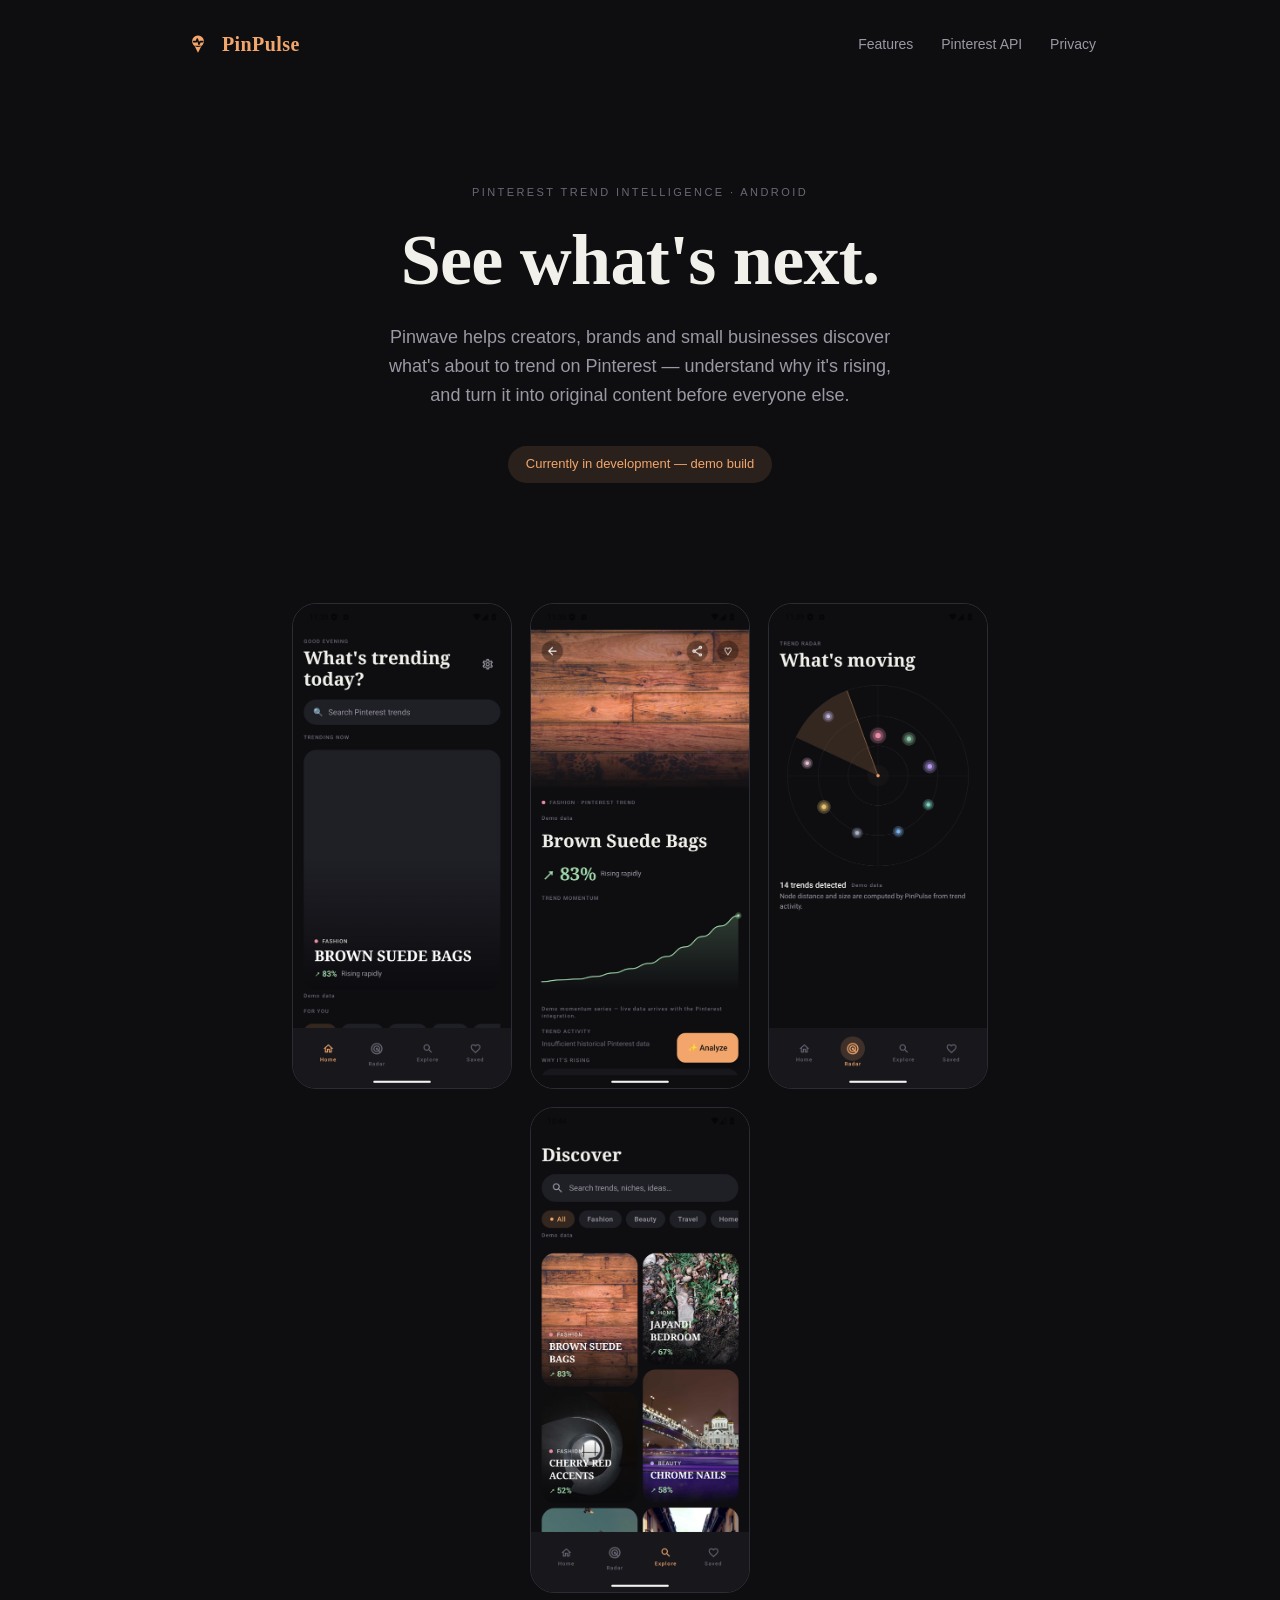
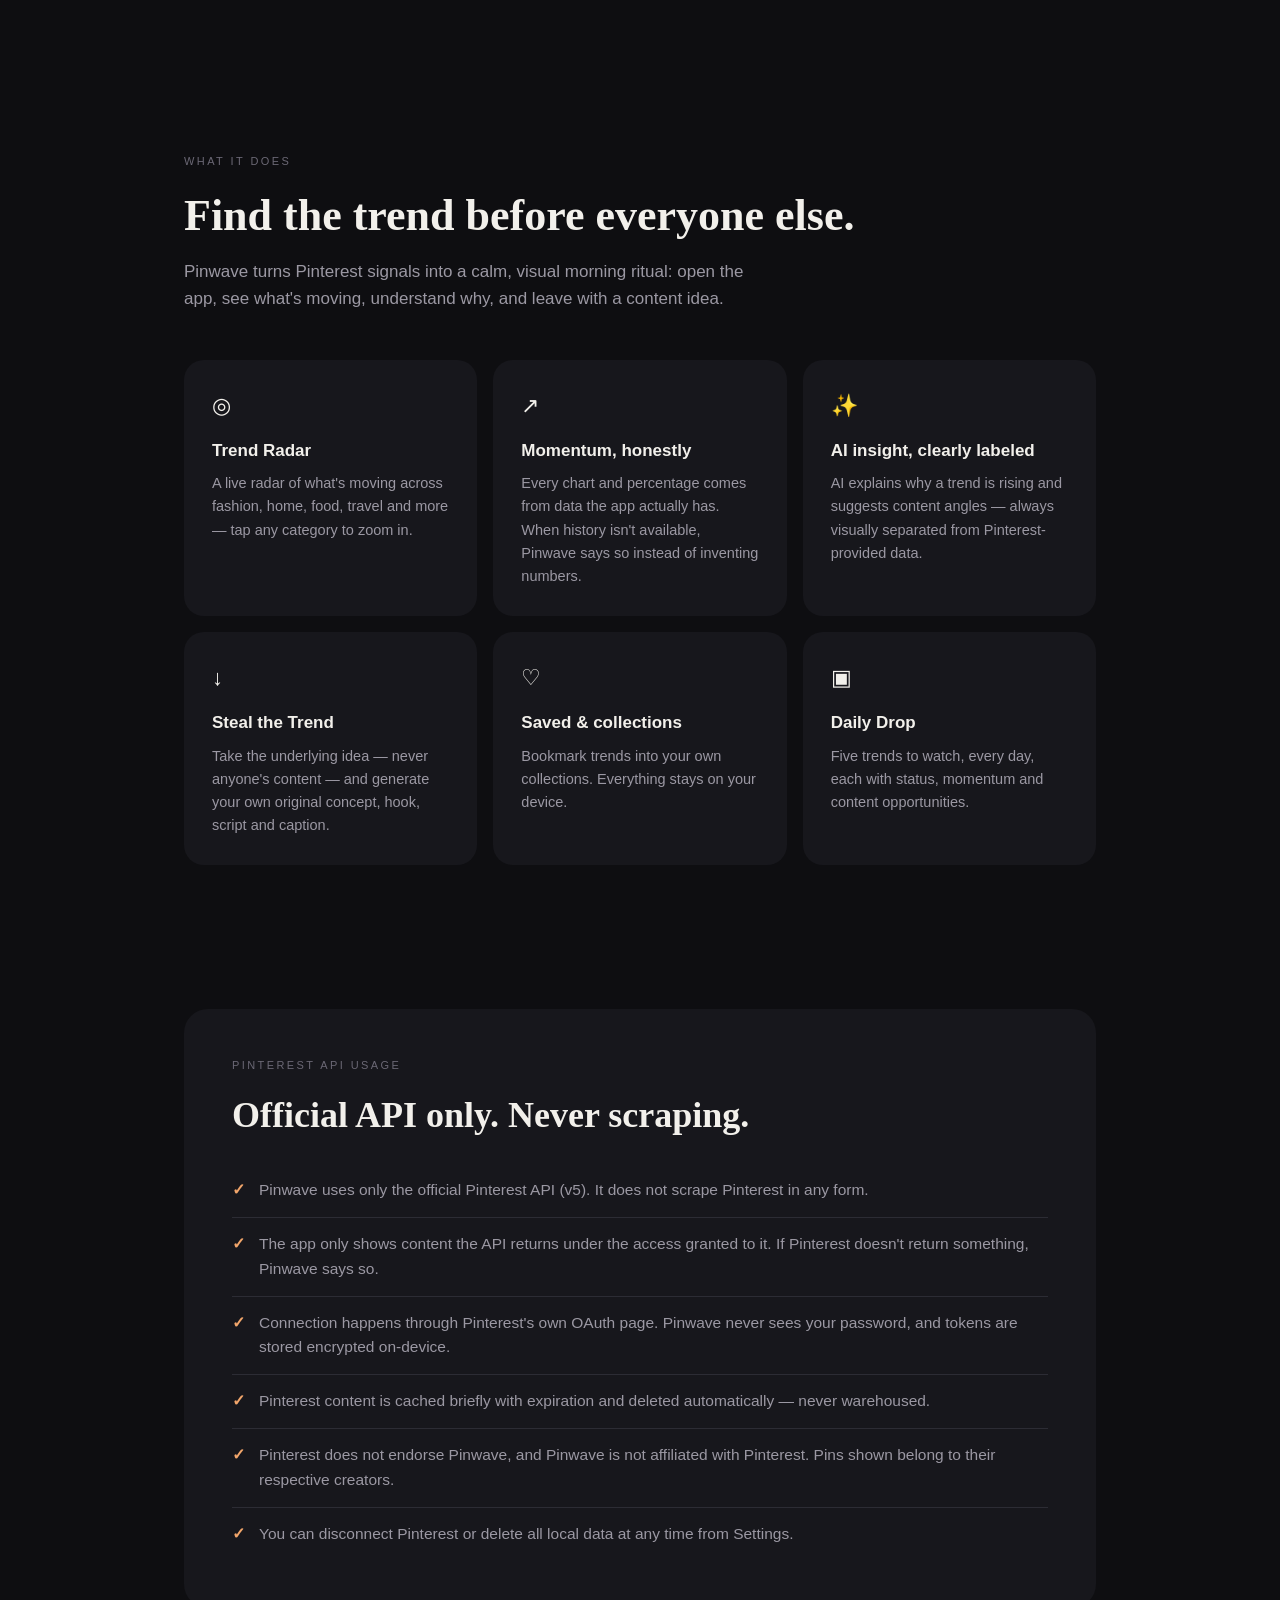
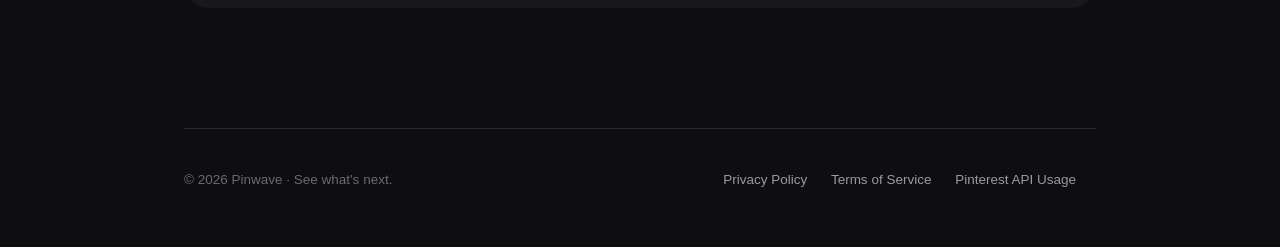
<file: docs/index.html>
<!DOCTYPE html>
<html lang="en">
<head>
  <meta charset="UTF-8" />
  <meta name="viewport" content="width=device-width, initial-scale=1.0" />
  <title>Pinwave — See what's next.</title>
  <meta name="description" content="Pinwave is a Pinterest trend intelligence app for creators. Discover what's about to trend, understand why, and turn it into content — powered only by the official Pinterest API." />
  <link rel="stylesheet" href="styles.css" />
  <link rel="icon" type="image/svg+xml" href="assets/logo.svg" />
  <link rel="icon" type="image/png" sizes="32x32" href="assets/favicon-32.png" />
  <link rel="apple-touch-icon" href="assets/apple-touch-icon.png" />
</head>
<body>
  <div class="wrap">
    <nav>
      <a class="logo" href="index.html"><img src="assets/logo.svg" alt="Pinwave logo" /><span>Pin<span>Pulse</span></span></a>
      <div class="links">
        <a href="#features">Features</a>
        <a href="#compliance">Pinterest API</a>
        <a href="privacy.html">Privacy</a>
      </div>
    </nav>

    <header class="hero">
      <div class="overline">Pinterest trend intelligence · Android</div>
      <h1>See what's next.</h1>
      <p class="sub">
        Pinwave helps creators, brands and small businesses discover what's about
        to trend on Pinterest — understand why it's rising, and turn it into
        original content before everyone else.
      </p>
      <span class="badge">Currently in development — demo build</span>
    </header>

    <div class="shots">
      <img src="assets/home.png" alt="Pinwave home screen showing trending topics" loading="lazy" />
      <img src="assets/trend.png" alt="Trend detail with momentum chart" loading="lazy" />
      <img src="assets/radar.png" alt="Trend radar interface" loading="lazy" />
      <img src="assets/explore2.png" alt="Trend discovery grid" loading="lazy" />
    </div>

    <section id="features">
      <div class="overline">What it does</div>
      <h2>Find the trend before everyone else.</h2>
      <p class="lead">
        Pinwave turns Pinterest signals into a calm, visual morning ritual:
        open the app, see what's moving, understand why, and leave with a
        content idea.
      </p>
      <div class="features">
        <div class="card">
          <div class="glyph">◎</div>
          <h3>Trend Radar</h3>
          <p>A live radar of what's moving across fashion, home, food, travel and more — tap any category to zoom in.</p>
        </div>
        <div class="card">
          <div class="glyph">↗</div>
          <h3>Momentum, honestly</h3>
          <p>Every chart and percentage comes from data the app actually has. When history isn't available, Pinwave says so instead of inventing numbers.</p>
        </div>
        <div class="card">
          <div class="glyph">✨</div>
          <h3>AI insight, clearly labeled</h3>
          <p>AI explains why a trend is rising and suggests content angles — always visually separated from Pinterest-provided data.</p>
        </div>
        <div class="card">
          <div class="glyph">↓</div>
          <h3>Steal the Trend</h3>
          <p>Take the underlying idea — never anyone's content — and generate your own original concept, hook, script and caption.</p>
        </div>
        <div class="card">
          <div class="glyph">♡</div>
          <h3>Saved &amp; collections</h3>
          <p>Bookmark trends into your own collections. Everything stays on your device.</p>
        </div>
        <div class="card">
          <div class="glyph">▣</div>
          <h3>Daily Drop</h3>
          <p>Five trends to watch, every day, each with status, momentum and content opportunities.</p>
        </div>
      </div>
    </section>

    <section id="compliance">
      <div class="compliance">
        <div class="overline">Pinterest API usage</div>
        <h2>Official API only. Never scraping.</h2>
        <ul>
          <li>Pinwave uses only the official Pinterest API (v5). It does not scrape Pinterest in any form.</li>
          <li>The app only shows content the API returns under the access granted to it. If Pinterest doesn't return something, Pinwave says so.</li>
          <li>Connection happens through Pinterest's own OAuth page. Pinwave never sees your password, and tokens are stored encrypted on-device.</li>
          <li>Pinterest content is cached briefly with expiration and deleted automatically — never warehoused.</li>
          <li>Pinterest does not endorse Pinwave, and Pinwave is not affiliated with Pinterest. Pins shown belong to their respective creators.</li>
          <li>You can disconnect Pinterest or delete all local data at any time from Settings.</li>
        </ul>
      </div>
    </section>

    <footer>
      <div>© 2026 Pinwave · See what's next.</div>
      <div>
        <a href="privacy.html">Privacy Policy</a>
        <a href="terms.html">Terms of Service</a>
        <a href="pinterest-api.html">Pinterest API Usage</a>
      </div>
    </footer>
  </div>
</body>
</html>
</file>
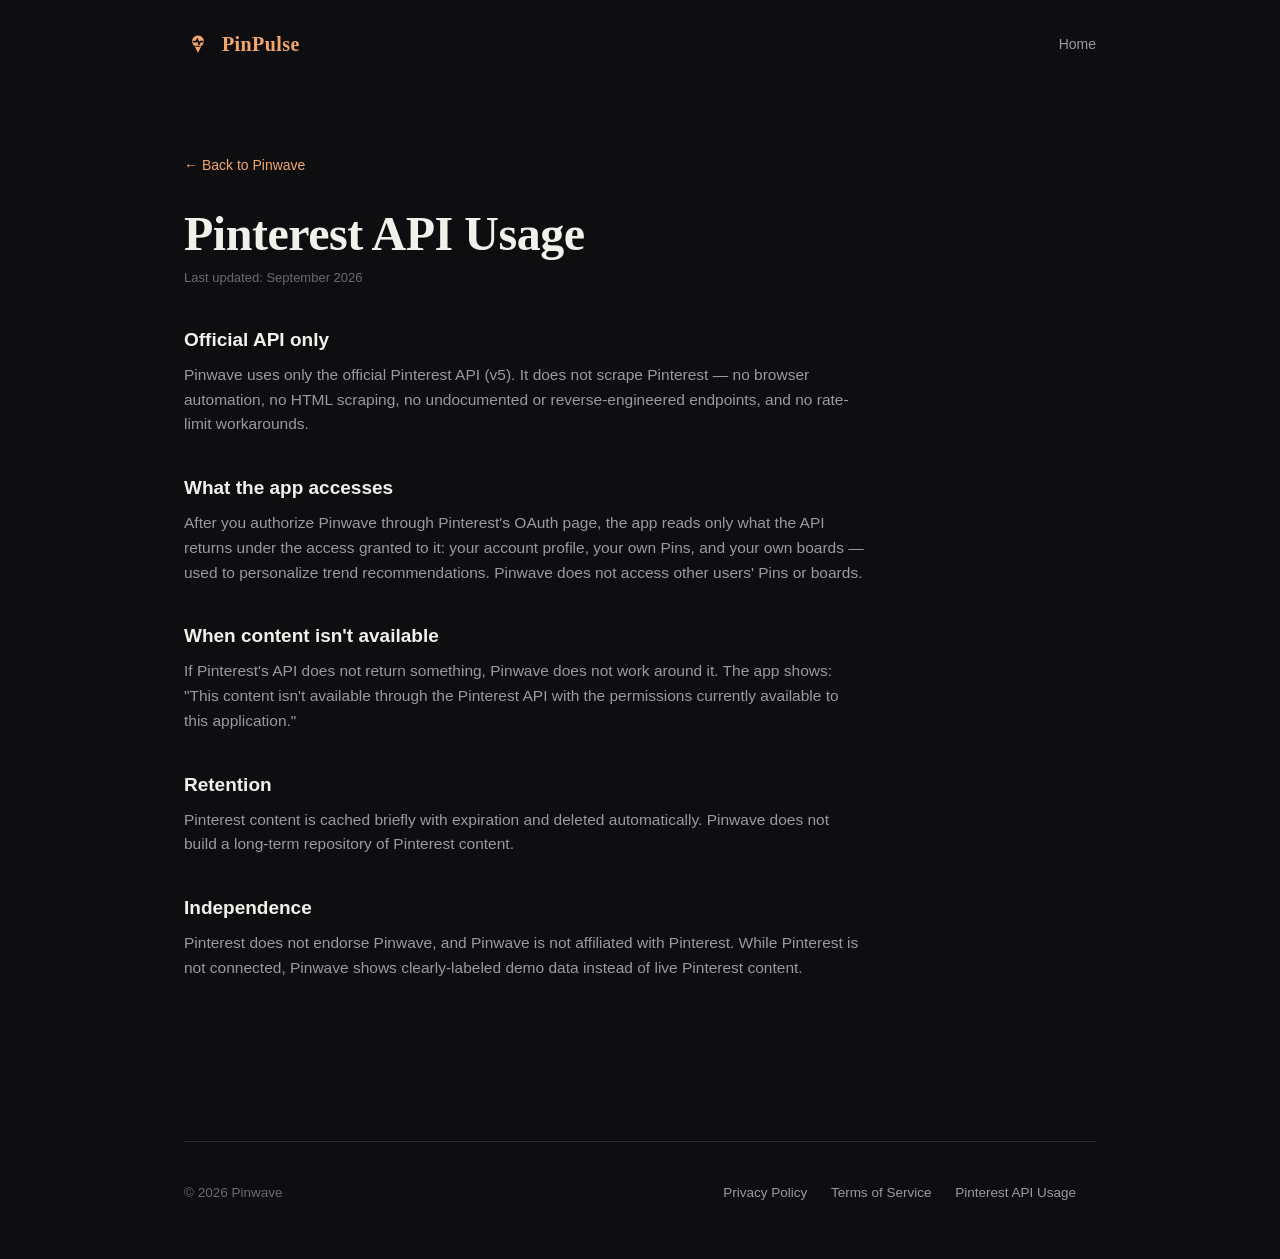
<file: docs/pinterest-api.html>
<!DOCTYPE html>
<html lang="en">
<head>
  <meta charset="UTF-8" />
  <meta name="viewport" content="width=device-width, initial-scale=1.0" />
  <title>Pinterest API Usage — Pinwave</title>
  <link rel="stylesheet" href="styles.css" />
  <link rel="icon" type="image/svg+xml" href="assets/logo.svg" />
  <link rel="icon" type="image/png" sizes="32x32" href="assets/favicon-32.png" />
</head>
<body>
  <div class="wrap">
    <nav>
      <a class="logo" href="index.html"><img src="assets/logo.svg" alt="Pinwave logo" /><span>Pin<span>Pulse</span></span></a>
      <div class="links"><a href="index.html">Home</a></div>
    </nav>

    <main class="legal">
      <a class="back" href="index.html">← Back to Pinwave</a>
      <h1>Pinterest API Usage</h1>
      <span class="updated">Last updated: September 2026</span>

      <h2>Official API only</h2>
      <p>
        Pinwave uses only the official Pinterest API (v5). It does not scrape
        Pinterest — no browser automation, no HTML scraping, no undocumented or
        reverse-engineered endpoints, and no rate-limit workarounds.
      </p>

      <h2>What the app accesses</h2>
      <p>
        After you authorize Pinwave through Pinterest's OAuth page, the app reads
        only what the API returns under the access granted to it: your account
        profile, your own Pins, and your own boards — used to personalize trend
        recommendations. Pinwave does not access other users' Pins or boards.
      </p>

      <h2>When content isn't available</h2>
      <p>
        If Pinterest's API does not return something, Pinwave does not work around
        it. The app shows: "This content isn't available through the Pinterest API
        with the permissions currently available to this application."
      </p>

      <h2>Retention</h2>
      <p>
        Pinterest content is cached briefly with expiration and deleted
        automatically. Pinwave does not build a long-term repository of Pinterest
        content.
      </p>

      <h2>Independence</h2>
      <p>
        Pinterest does not endorse Pinwave, and Pinwave is not affiliated with
        Pinterest. While Pinterest is not connected, Pinwave shows clearly-labeled
        demo data instead of live Pinterest content.
      </p>
    </main>

    <footer>
      <div>© 2026 Pinwave</div>
      <div>
        <a href="privacy.html">Privacy Policy</a>
        <a href="terms.html">Terms of Service</a>
        <a href="pinterest-api.html">Pinterest API Usage</a>
      </div>
    </footer>
  </div>
</body>
</html>
</file>
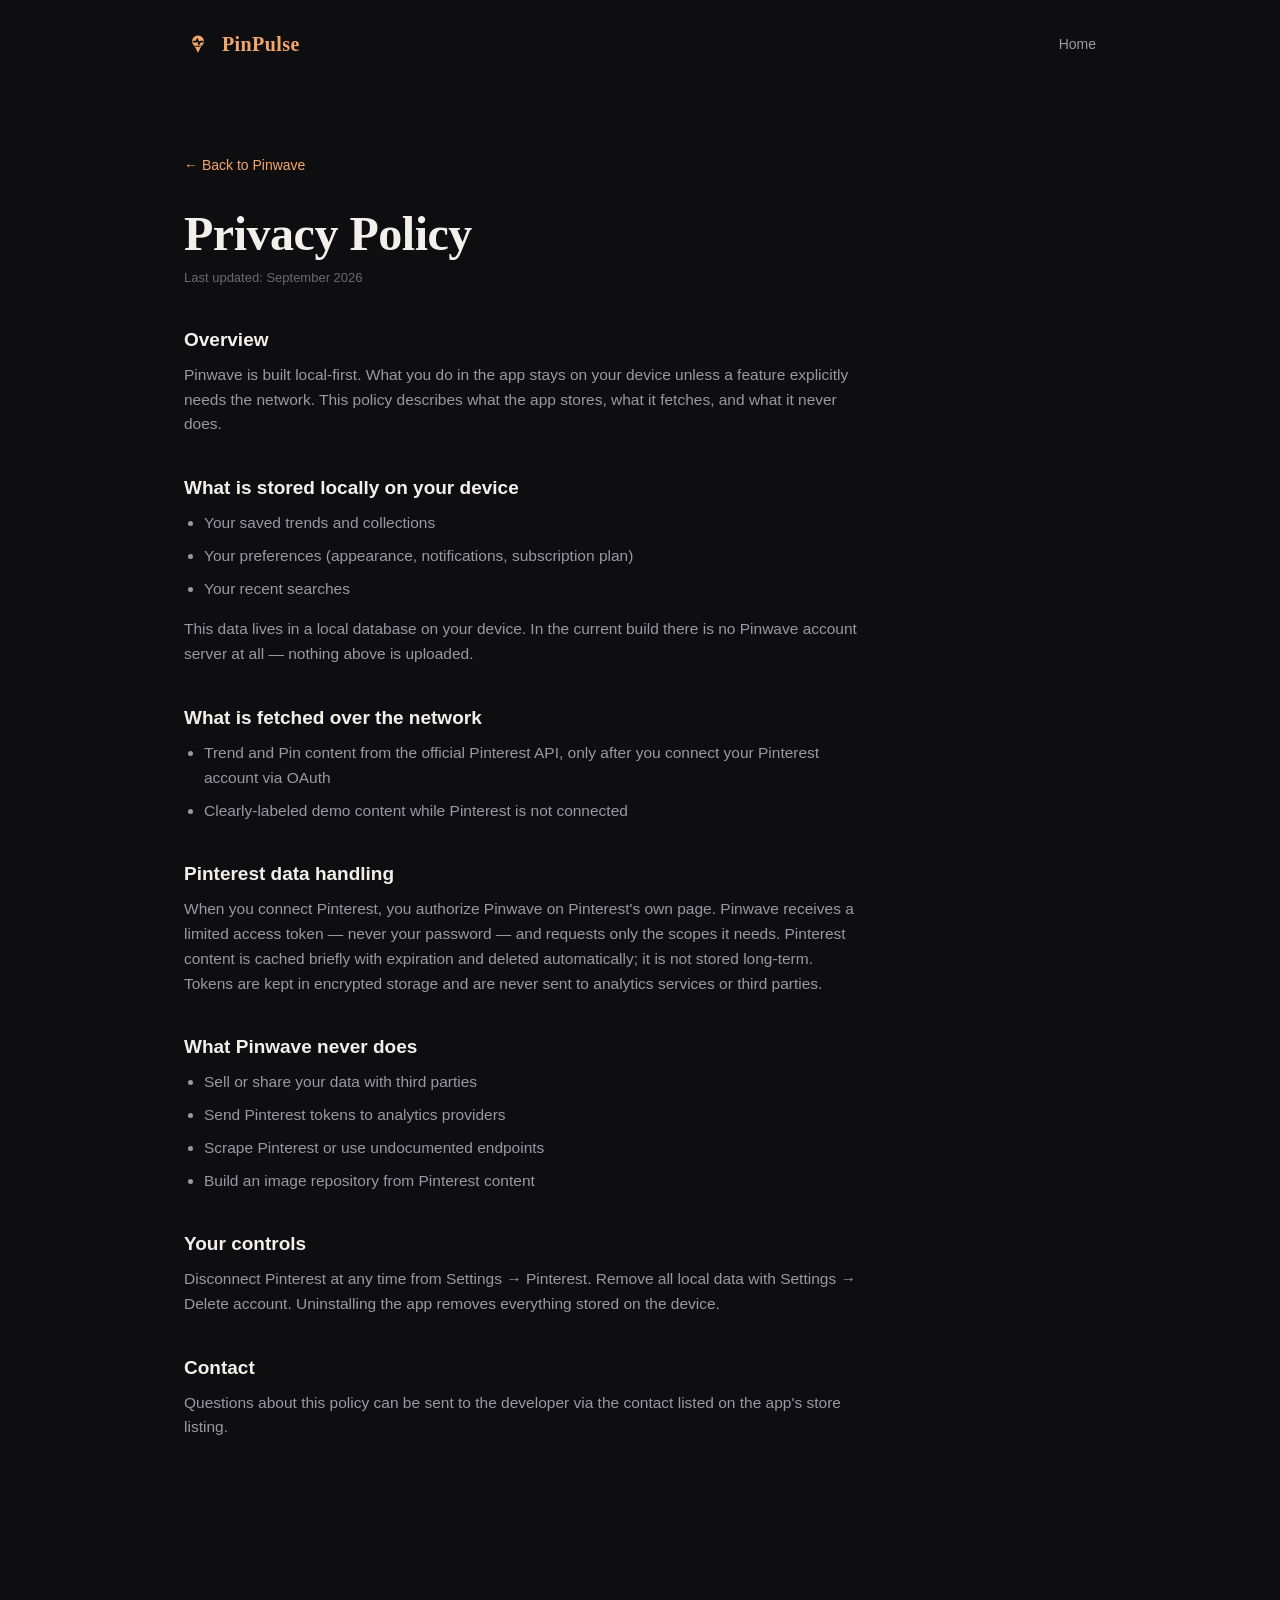
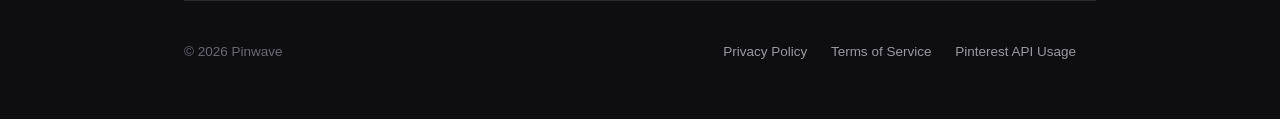
<file: docs/privacy.html>
<!DOCTYPE html>
<html lang="en">
<head>
  <meta charset="UTF-8" />
  <meta name="viewport" content="width=device-width, initial-scale=1.0" />
  <title>Privacy Policy — Pinwave</title>
  <link rel="stylesheet" href="styles.css" />
  <link rel="icon" type="image/svg+xml" href="assets/logo.svg" />
  <link rel="icon" type="image/png" sizes="32x32" href="assets/favicon-32.png" />
</head>
<body>
  <div class="wrap">
    <nav>
      <a class="logo" href="index.html"><img src="assets/logo.svg" alt="Pinwave logo" /><span>Pin<span>Pulse</span></span></a>
      <div class="links"><a href="index.html">Home</a></div>
    </nav>

    <main class="legal">
      <a class="back" href="index.html">← Back to Pinwave</a>
      <h1>Privacy Policy</h1>
      <span class="updated">Last updated: September 2026</span>

      <h2>Overview</h2>
      <p>
        Pinwave is built local-first. What you do in the app stays on your device
        unless a feature explicitly needs the network. This policy describes what
        the app stores, what it fetches, and what it never does.
      </p>

      <h2>What is stored locally on your device</h2>
      <ul>
        <li>Your saved trends and collections</li>
        <li>Your preferences (appearance, notifications, subscription plan)</li>
        <li>Your recent searches</li>
      </ul>
      <p>
        This data lives in a local database on your device. In the current build
        there is no Pinwave account server at all — nothing above is uploaded.
      </p>

      <h2>What is fetched over the network</h2>
      <ul>
        <li>Trend and Pin content from the official Pinterest API, only after you connect your Pinterest account via OAuth</li>
        <li>Clearly-labeled demo content while Pinterest is not connected</li>
      </ul>

      <h2>Pinterest data handling</h2>
      <p>
        When you connect Pinterest, you authorize Pinwave on Pinterest's own page.
        Pinwave receives a limited access token — never your password — and requests
        only the scopes it needs. Pinterest content is cached briefly with expiration
        and deleted automatically; it is not stored long-term. Tokens are kept in
        encrypted storage and are never sent to analytics services or third parties.
      </p>

      <h2>What Pinwave never does</h2>
      <ul>
        <li>Sell or share your data with third parties</li>
        <li>Send Pinterest tokens to analytics providers</li>
        <li>Scrape Pinterest or use undocumented endpoints</li>
        <li>Build an image repository from Pinterest content</li>
      </ul>

      <h2>Your controls</h2>
      <p>
        Disconnect Pinterest at any time from Settings → Pinterest. Remove all local
        data with Settings → Delete account. Uninstalling the app removes everything
        stored on the device.
      </p>

      <h2>Contact</h2>
      <p>
        Questions about this policy can be sent to the developer via the contact
        listed on the app's store listing.
      </p>
    </main>

    <footer>
      <div>© 2026 Pinwave</div>
      <div>
        <a href="privacy.html">Privacy Policy</a>
        <a href="terms.html">Terms of Service</a>
        <a href="pinterest-api.html">Pinterest API Usage</a>
      </div>
    </footer>
  </div>
</body>
</html>
</file>
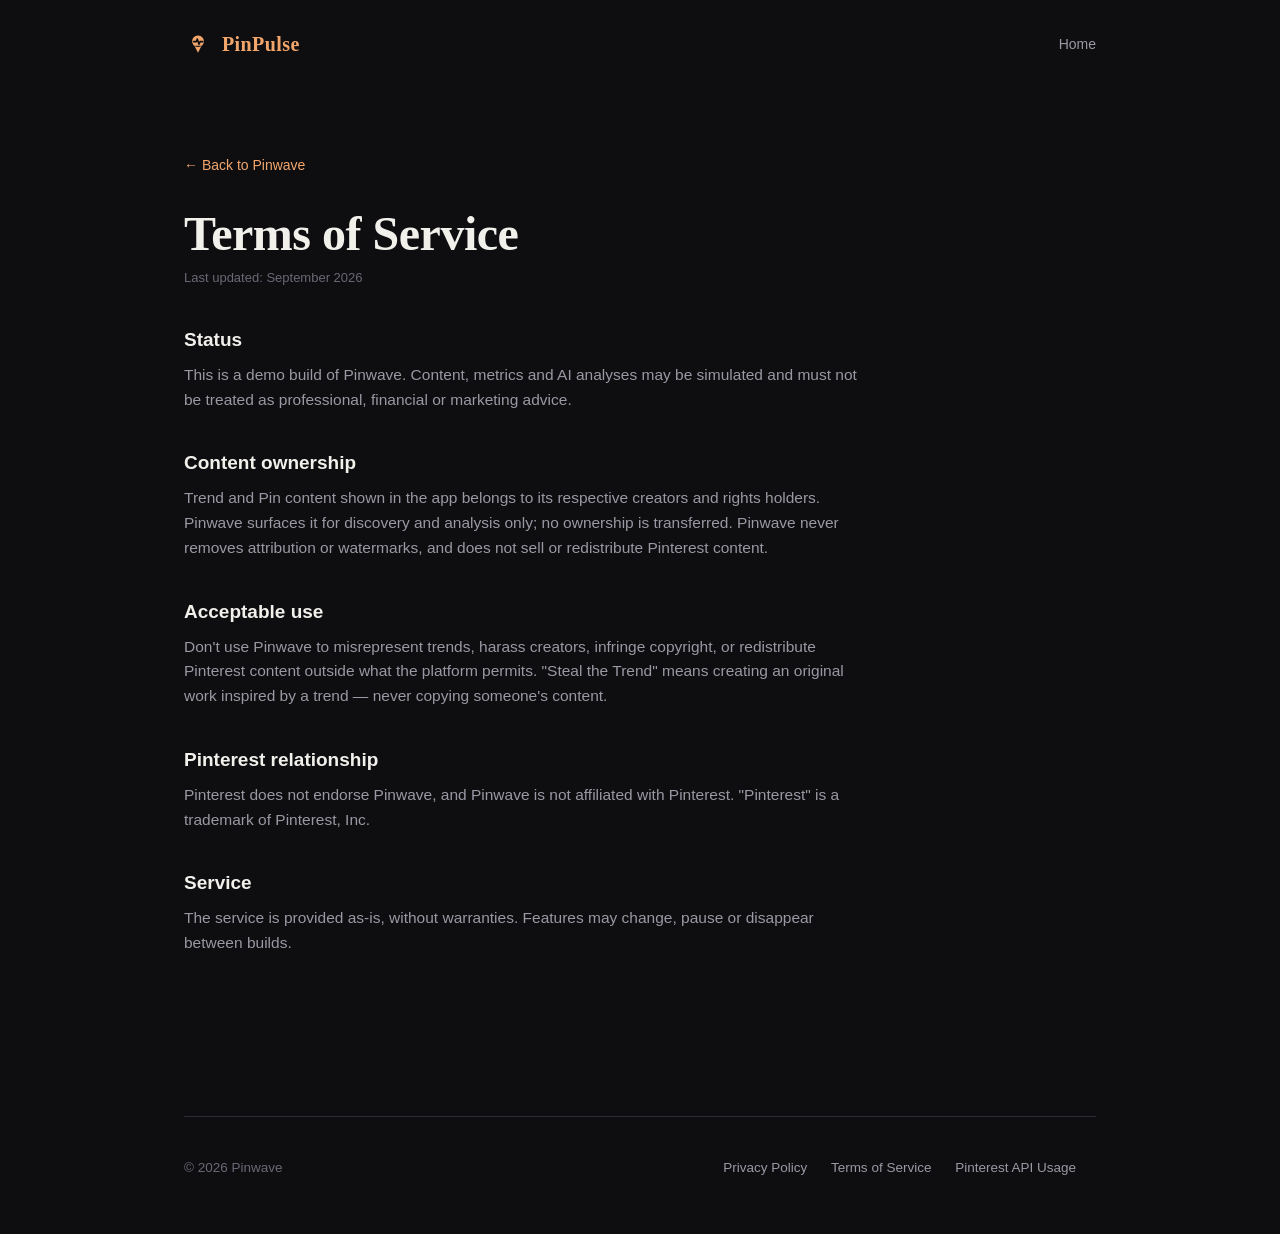
<file: docs/terms.html>
<!DOCTYPE html>
<html lang="en">
<head>
  <meta charset="UTF-8" />
  <meta name="viewport" content="width=device-width, initial-scale=1.0" />
  <title>Terms of Service — Pinwave</title>
  <link rel="stylesheet" href="styles.css" />
  <link rel="icon" type="image/svg+xml" href="assets/logo.svg" />
  <link rel="icon" type="image/png" sizes="32x32" href="assets/favicon-32.png" />
</head>
<body>
  <div class="wrap">
    <nav>
      <a class="logo" href="index.html"><img src="assets/logo.svg" alt="Pinwave logo" /><span>Pin<span>Pulse</span></span></a>
      <div class="links"><a href="index.html">Home</a></div>
    </nav>

    <main class="legal">
      <a class="back" href="index.html">← Back to Pinwave</a>
      <h1>Terms of Service</h1>
      <span class="updated">Last updated: September 2026</span>

      <h2>Status</h2>
      <p>
        This is a demo build of Pinwave. Content, metrics and AI analyses may be
        simulated and must not be treated as professional, financial or marketing
        advice.
      </p>

      <h2>Content ownership</h2>
      <p>
        Trend and Pin content shown in the app belongs to its respective creators
        and rights holders. Pinwave surfaces it for discovery and analysis only;
        no ownership is transferred. Pinwave never removes attribution or
        watermarks, and does not sell or redistribute Pinterest content.
      </p>

      <h2>Acceptable use</h2>
      <p>
        Don't use Pinwave to misrepresent trends, harass creators, infringe
        copyright, or redistribute Pinterest content outside what the platform
        permits. "Steal the Trend" means creating an original work inspired by a
        trend — never copying someone's content.
      </p>

      <h2>Pinterest relationship</h2>
      <p>
        Pinterest does not endorse Pinwave, and Pinwave is not affiliated with
        Pinterest. "Pinterest" is a trademark of Pinterest, Inc.
      </p>

      <h2>Service</h2>
      <p>
        The service is provided as-is, without warranties. Features may change,
        pause or disappear between builds.
      </p>
    </main>

    <footer>
      <div>© 2026 Pinwave</div>
      <div>
        <a href="privacy.html">Privacy Policy</a>
        <a href="terms.html">Terms of Service</a>
        <a href="pinterest-api.html">Pinterest API Usage</a>
      </div>
    </footer>
  </div>
</body>
</html>
</file>
<file: docs/styles.css>
:root {
  --bg: #0e0e11;
  --surface: #17171c;
  --surface-high: #1f1f26;
  --outline: #2c2c34;
  --text: #f2f0eb;
  --muted: #9b98a3;
  --faint: #6b6875;
  --accent: #f2a66b;
  --serif: "Iowan Old Style", "Palatino Linotype", Palatino, Georgia, serif;
  --sans: -apple-system, BlinkMacSystemFont, "Segoe UI", Roboto, Helvetica, Arial, sans-serif;
}

* { margin: 0; padding: 0; box-sizing: border-box; }

html { scroll-behavior: smooth; }

body {
  background: var(--bg);
  color: var(--text);
  font-family: var(--sans);
  font-size: 16px;
  line-height: 1.6;
  -webkit-font-smoothing: antialiased;
}

.wrap { max-width: 960px; margin: 0 auto; padding: 0 24px; }

nav {
  display: flex;
  justify-content: space-between;
  align-items: center;
  padding: 28px 0;
  font-size: 14px;
}

.logo {
  font-family: var(--serif);
  font-weight: 700;
  font-size: 20px;
  letter-spacing: 0.02em;
  color: var(--text);
  text-decoration: none;
  display: flex;
  align-items: center;
  gap: 10px;
}

.logo img {
  height: 28px;
  width: 28px;
  border-radius: 8px;
}

.logo span { color: var(--accent); }

nav .links a {
  color: var(--muted);
  text-decoration: none;
  margin-left: 24px;
  transition: color 0.2s;
}

nav .links a:hover { color: var(--text); }

.hero { padding: 96px 0 80px; text-align: center; }

.overline {
  font-size: 11px;
  letter-spacing: 0.22em;
  text-transform: uppercase;
  color: var(--faint);
  margin-bottom: 20px;
}

h1 {
  font-family: var(--serif);
  font-size: clamp(42px, 7vw, 72px);
  line-height: 1.08;
  font-weight: 700;
  letter-spacing: -0.01em;
}

.hero p.sub {
  margin: 24px auto 0;
  max-width: 520px;
  color: var(--muted);
  font-size: 18px;
}

.badge {
  display: inline-block;
  margin-top: 36px;
  padding: 8px 18px;
  border-radius: 999px;
  background: rgba(242, 166, 107, 0.12);
  color: var(--accent);
  font-size: 13px;
  font-weight: 500;
}

.shots {
  display: flex;
  gap: 18px;
  justify-content: center;
  padding: 40px 0 88px;
  flex-wrap: wrap;
}

.shots img {
  width: 220px;
  border-radius: 24px;
  border: 1px solid var(--outline);
  background: var(--surface);
  transition: transform 0.35s ease;
}

.shots img:hover { transform: translateY(-6px); }

section { padding: 72px 0; }

h2 {
  font-family: var(--serif);
  font-size: clamp(30px, 4.5vw, 44px);
  line-height: 1.15;
  font-weight: 700;
  margin-bottom: 16px;
}

.lead { color: var(--muted); max-width: 560px; font-size: 17px; }

.features {
  display: grid;
  grid-template-columns: repeat(auto-fit, minmax(260px, 1fr));
  gap: 16px;
  margin-top: 48px;
}

.card {
  background: var(--surface);
  border-radius: 20px;
  padding: 28px;
}

.card .glyph { font-size: 22px; margin-bottom: 14px; }

.card h3 {
  font-size: 17px;
  font-weight: 600;
  margin-bottom: 8px;
}

.card p { color: var(--muted); font-size: 14.5px; }

.compliance {
  background: var(--surface);
  border-radius: 24px;
  padding: 48px;
}

.compliance h2 { font-size: clamp(26px, 4vw, 36px); }

.compliance ul {
  list-style: none;
  margin-top: 28px;
}

.compliance li {
  padding: 14px 0;
  border-bottom: 1px solid var(--outline);
  color: var(--muted);
  display: flex;
  gap: 14px;
  font-size: 15.5px;
}

.compliance li:last-child { border-bottom: none; }

.compliance li::before {
  content: "✓";
  color: var(--accent);
  font-weight: 700;
  flex-shrink: 0;
}

footer {
  border-top: 1px solid var(--outline);
  padding: 40px 0 56px;
  margin-top: 48px;
  color: var(--faint);
  font-size: 13.5px;
  display: flex;
  justify-content: space-between;
  flex-wrap: wrap;
  gap: 16px;
}

footer a { color: var(--muted); text-decoration: none; margin-right: 20px; }
footer a:hover { color: var(--text); }

/* legal pages */
.legal { max-width: 680px; padding: 64px 0 96px; }

.legal h1 { font-size: clamp(32px, 5vw, 48px); margin-bottom: 8px; }

.legal .updated { color: var(--faint); font-size: 13px; margin-bottom: 40px; display: block; }

.legal h2 {
  font-family: var(--sans);
  font-size: 19px;
  margin: 40px 0 12px;
}

.legal p { color: var(--muted); margin-bottom: 16px; font-size: 15.5px; }

.legal ul { color: var(--muted); margin: 0 0 16px 20px; font-size: 15.5px; }

.legal li { margin-bottom: 8px; }

.back {
  display: inline-block;
  margin-bottom: 32px;
  color: var(--accent);
  text-decoration: none;
  font-size: 14px;
}

@media (max-width: 560px) {
  .shots img { width: 44%; }
  .compliance { padding: 32px 24px; }
  .hero { padding: 64px 0 48px; }
}
</file>
